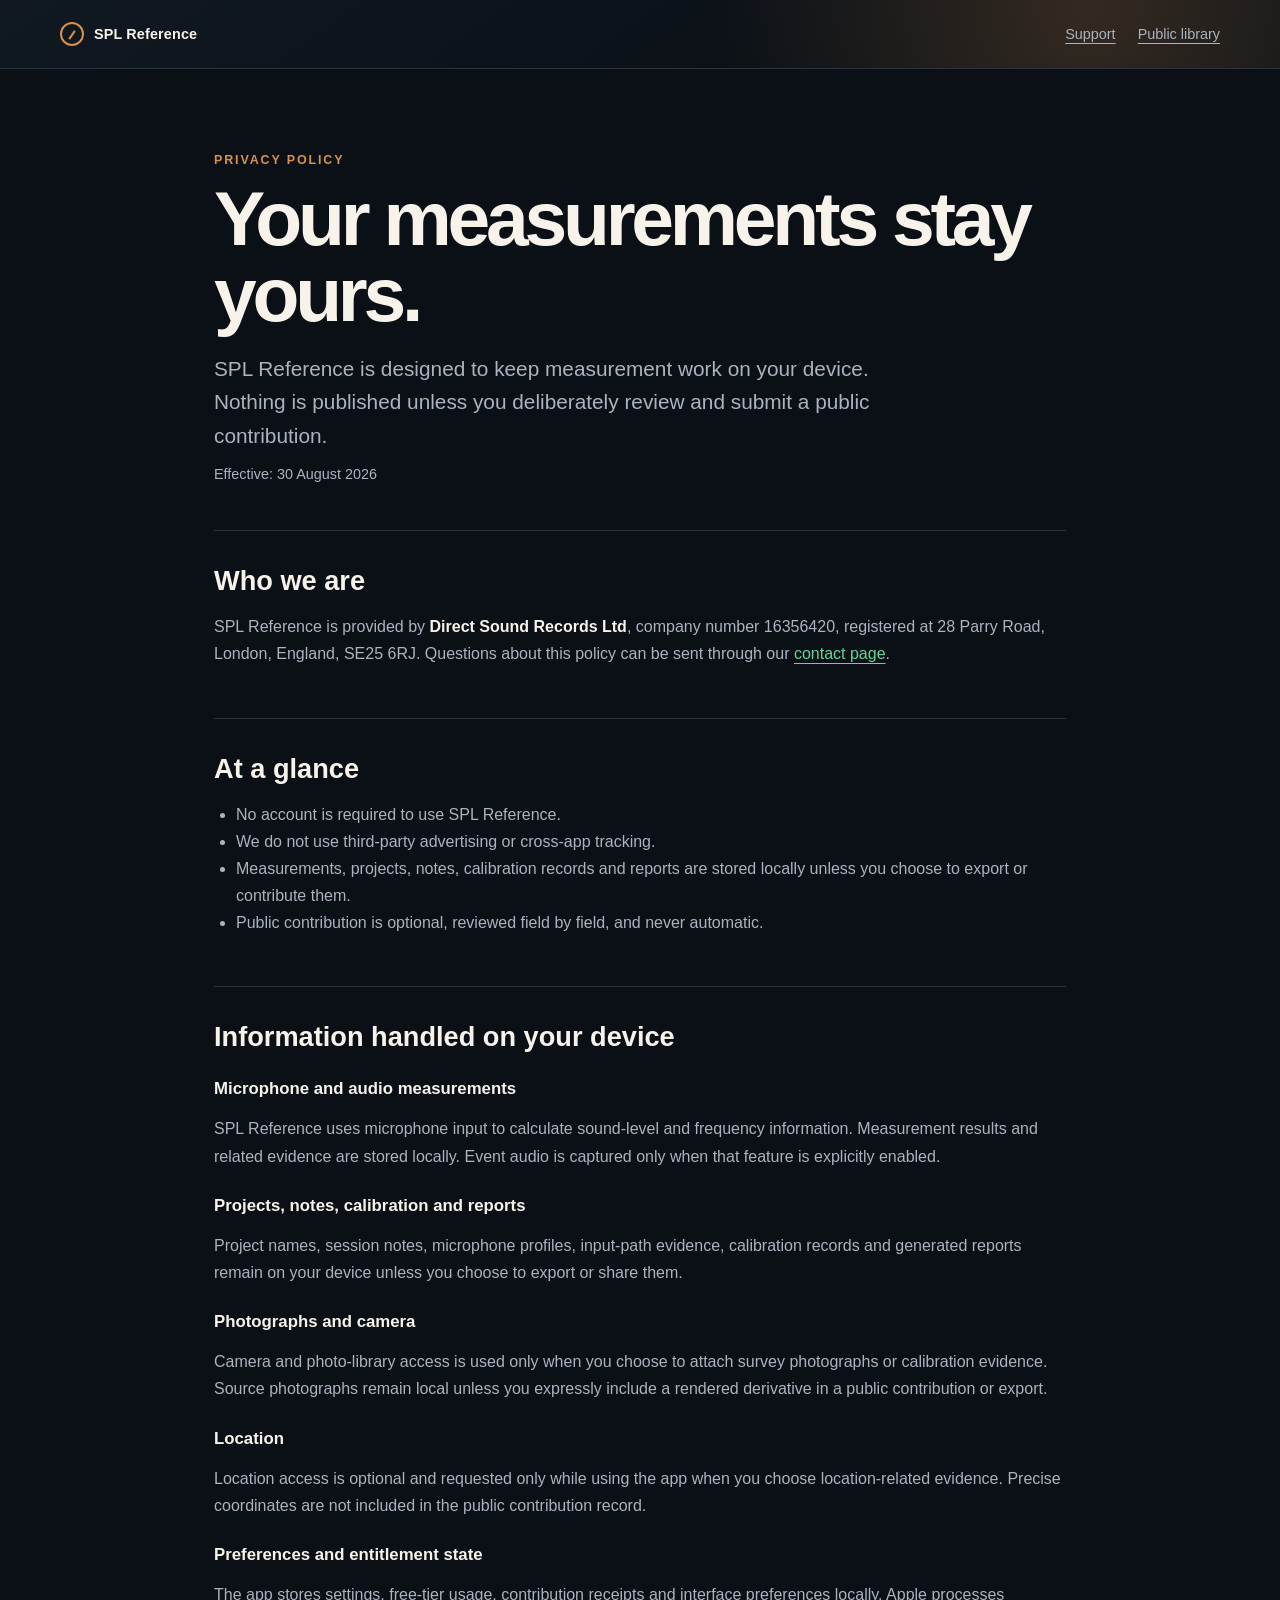
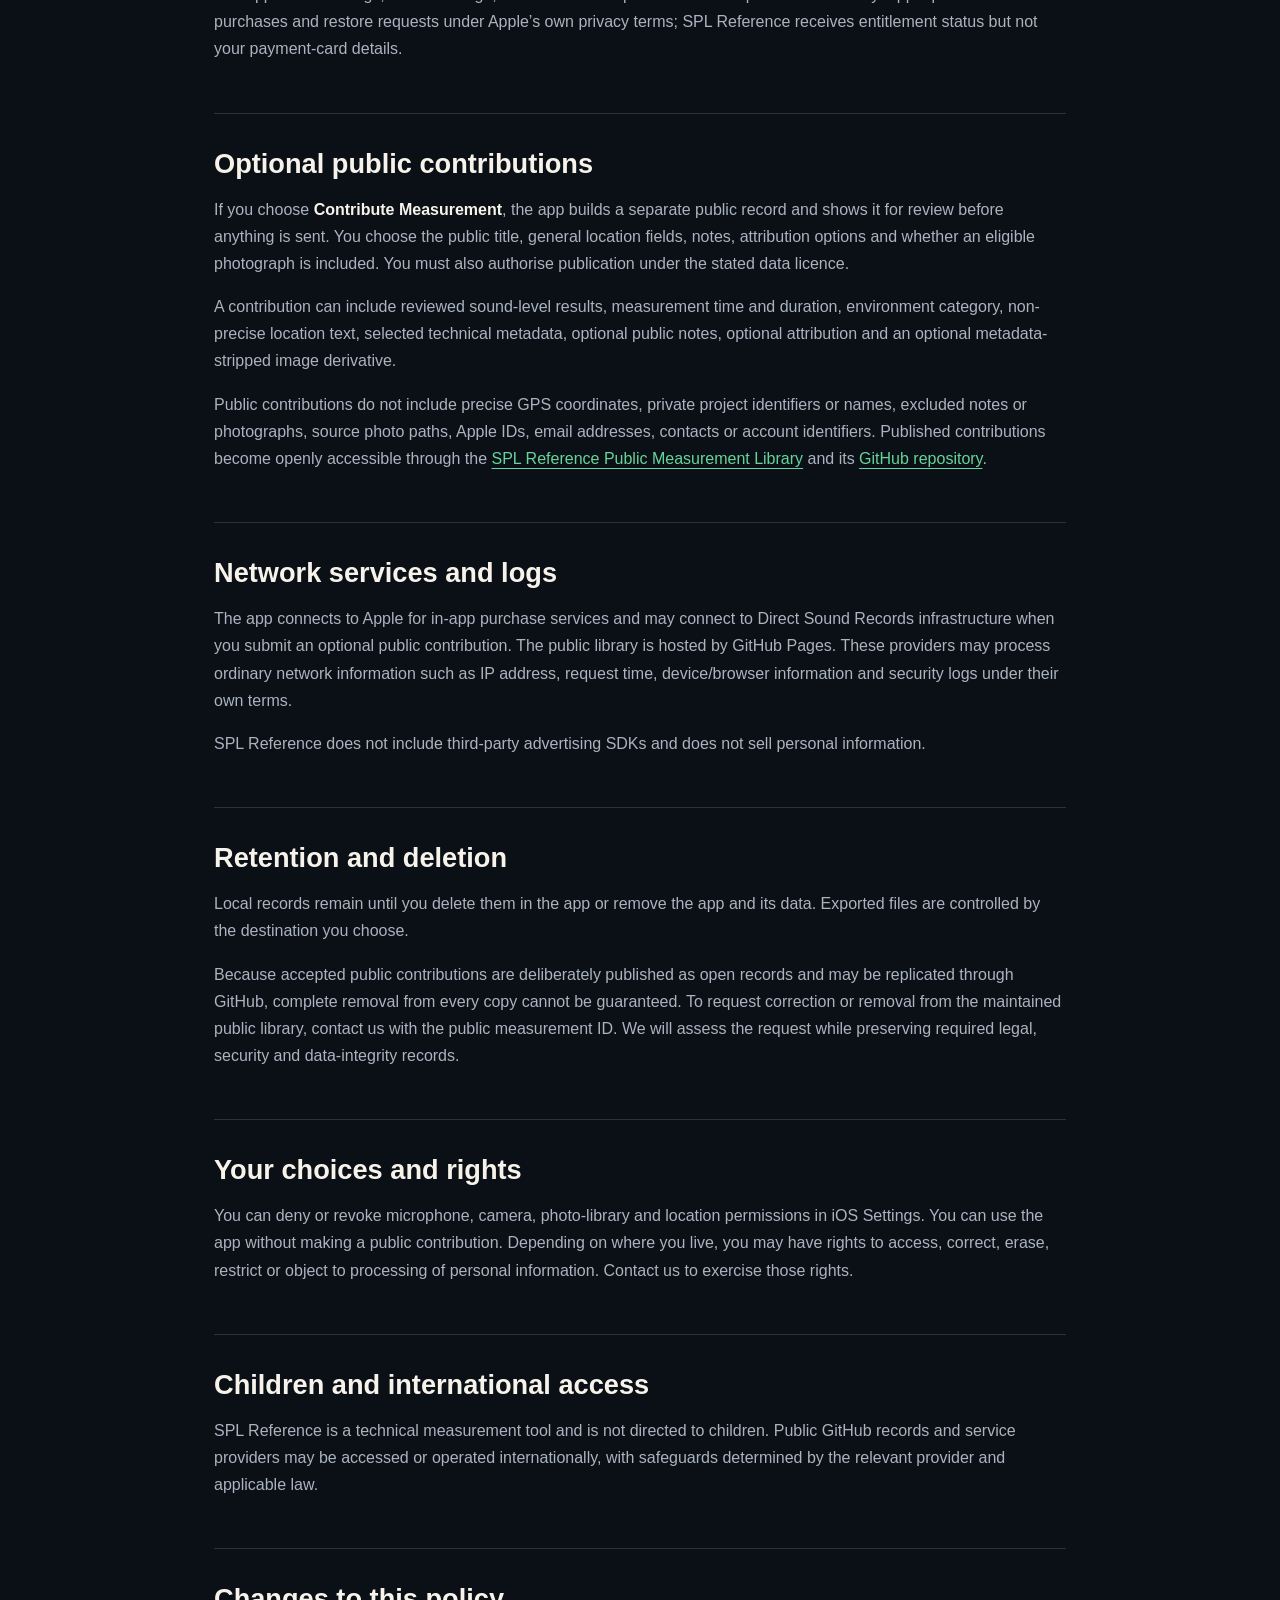
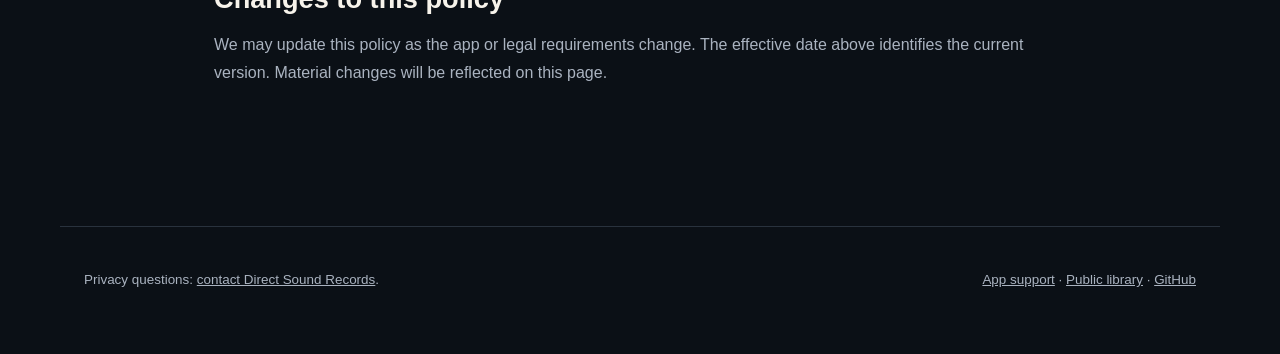
<file: docs/privacy.html>
<!doctype html>
<html lang="en">
<head>
  <meta charset="utf-8">
  <meta name="viewport" content="width=device-width, initial-scale=1">
  <meta name="theme-color" content="#0b1016">
  <meta name="description" content="Privacy policy for the SPL Reference iPhone app.">
  <meta property="og:title" content="SPL Reference — Privacy Policy">
  <meta property="og:description" content="How SPL Reference handles measurements, photographs, location, purchases and optional public contributions.">
  <meta property="og:type" content="website">
  <title>SPL Reference — Privacy Policy</title>
  <link rel="stylesheet" href="assets/styles.css">
</head>
<body>
  <header class="hero">
    <nav aria-label="Primary navigation">
      <a class="brand" href="support.html" aria-label="SPL Reference support">
        <span class="brand-mark" aria-hidden="true"></span>
        <span>SPL Reference</span>
      </a>
      <div class="nav-links"><a href="support.html">Support</a><a class="repository-link" href="./">Public library</a></div>
    </nav>
  </header>

  <main class="content-page">
    <div class="page-heading">
      <p class="eyebrow">Privacy policy</p>
      <h1>Your measurements stay yours.</h1>
      <p class="intro">SPL Reference is designed to keep measurement work on your device. Nothing is published unless you deliberately review and submit a public contribution.</p>
      <p class="legal-meta">Effective: 30 August 2026</p>
    </div>

    <section class="content-section">
      <h2>Who we are</h2>
      <p>SPL Reference is provided by <strong>Direct Sound Records Ltd</strong>, company number 16356420, registered at 28 Parry Road, London, England, SE25 6RJ. Questions about this policy can be sent through our <a href="https://directsoundrecords.com/contacts/">contact page</a>.</p>
    </section>

    <section class="content-section">
      <h2>At a glance</h2>
      <ul class="plain-list">
        <li>No account is required to use SPL Reference.</li>
        <li>We do not use third-party advertising or cross-app tracking.</li>
        <li>Measurements, projects, notes, calibration records and reports are stored locally unless you choose to export or contribute them.</li>
        <li>Public contribution is optional, reviewed field by field, and never automatic.</li>
      </ul>
    </section>

    <section class="content-section">
      <h2>Information handled on your device</h2>
      <h3>Microphone and audio measurements</h3>
      <p>SPL Reference uses microphone input to calculate sound-level and frequency information. Measurement results and related evidence are stored locally. Event audio is captured only when that feature is explicitly enabled.</p>
      <h3>Projects, notes, calibration and reports</h3>
      <p>Project names, session notes, microphone profiles, input-path evidence, calibration records and generated reports remain on your device unless you choose to export or share them.</p>
      <h3>Photographs and camera</h3>
      <p>Camera and photo-library access is used only when you choose to attach survey photographs or calibration evidence. Source photographs remain local unless you expressly include a rendered derivative in a public contribution or export.</p>
      <h3>Location</h3>
      <p>Location access is optional and requested only while using the app when you choose location-related evidence. Precise coordinates are not included in the public contribution record.</p>
      <h3>Preferences and entitlement state</h3>
      <p>The app stores settings, free-tier usage, contribution receipts and interface preferences locally. Apple processes purchases and restore requests under Apple’s own privacy terms; SPL Reference receives entitlement status but not your payment-card details.</p>
    </section>

    <section class="content-section">
      <h2>Optional public contributions</h2>
      <p>If you choose <strong>Contribute Measurement</strong>, the app builds a separate public record and shows it for review before anything is sent. You choose the public title, general location fields, notes, attribution options and whether an eligible photograph is included. You must also authorise publication under the stated data licence.</p>
      <p>A contribution can include reviewed sound-level results, measurement time and duration, environment category, non-precise location text, selected technical metadata, optional public notes, optional attribution and an optional metadata-stripped image derivative.</p>
      <p>Public contributions do not include precise GPS coordinates, private project identifiers or names, excluded notes or photographs, source photo paths, Apple IDs, email addresses, contacts or account identifiers. Published contributions become openly accessible through the <a href="./">SPL Reference Public Measurement Library</a> and its <a href="https://github.com/directsoundrecords/spl-reference-measurements">GitHub repository</a>.</p>
    </section>

    <section class="content-section">
      <h2>Network services and logs</h2>
      <p>The app connects to Apple for in-app purchase services and may connect to Direct Sound Records infrastructure when you submit an optional public contribution. The public library is hosted by GitHub Pages. These providers may process ordinary network information such as IP address, request time, device/browser information and security logs under their own terms.</p>
      <p>SPL Reference does not include third-party advertising SDKs and does not sell personal information.</p>
    </section>

    <section class="content-section">
      <h2>Retention and deletion</h2>
      <p>Local records remain until you delete them in the app or remove the app and its data. Exported files are controlled by the destination you choose.</p>
      <p>Because accepted public contributions are deliberately published as open records and may be replicated through GitHub, complete removal from every copy cannot be guaranteed. To request correction or removal from the maintained public library, contact us with the public measurement ID. We will assess the request while preserving required legal, security and data-integrity records.</p>
    </section>

    <section class="content-section">
      <h2>Your choices and rights</h2>
      <p>You can deny or revoke microphone, camera, photo-library and location permissions in iOS Settings. You can use the app without making a public contribution. Depending on where you live, you may have rights to access, correct, erase, restrict or object to processing of personal information. Contact us to exercise those rights.</p>
    </section>

    <section class="content-section">
      <h2>Children and international access</h2>
      <p>SPL Reference is a technical measurement tool and is not directed to children. Public GitHub records and service providers may be accessed or operated internationally, with safeguards determined by the relevant provider and applicable law.</p>
    </section>

    <section class="content-section">
      <h2>Changes to this policy</h2>
      <p>We may update this policy as the app or legal requirements change. The effective date above identifies the current version. Material changes will be reflected on this page.</p>
    </section>
  </main>

  <footer>
    <p>Privacy questions: <a href="https://directsoundrecords.com/contacts/">contact Direct Sound Records</a>.</p>
    <p><a href="support.html">App support</a> · <a href="./">Public library</a> · <a href="https://github.com/directsoundrecords/spl-reference-measurements">GitHub</a></p>
  </footer>
</body>
</html>
</file>
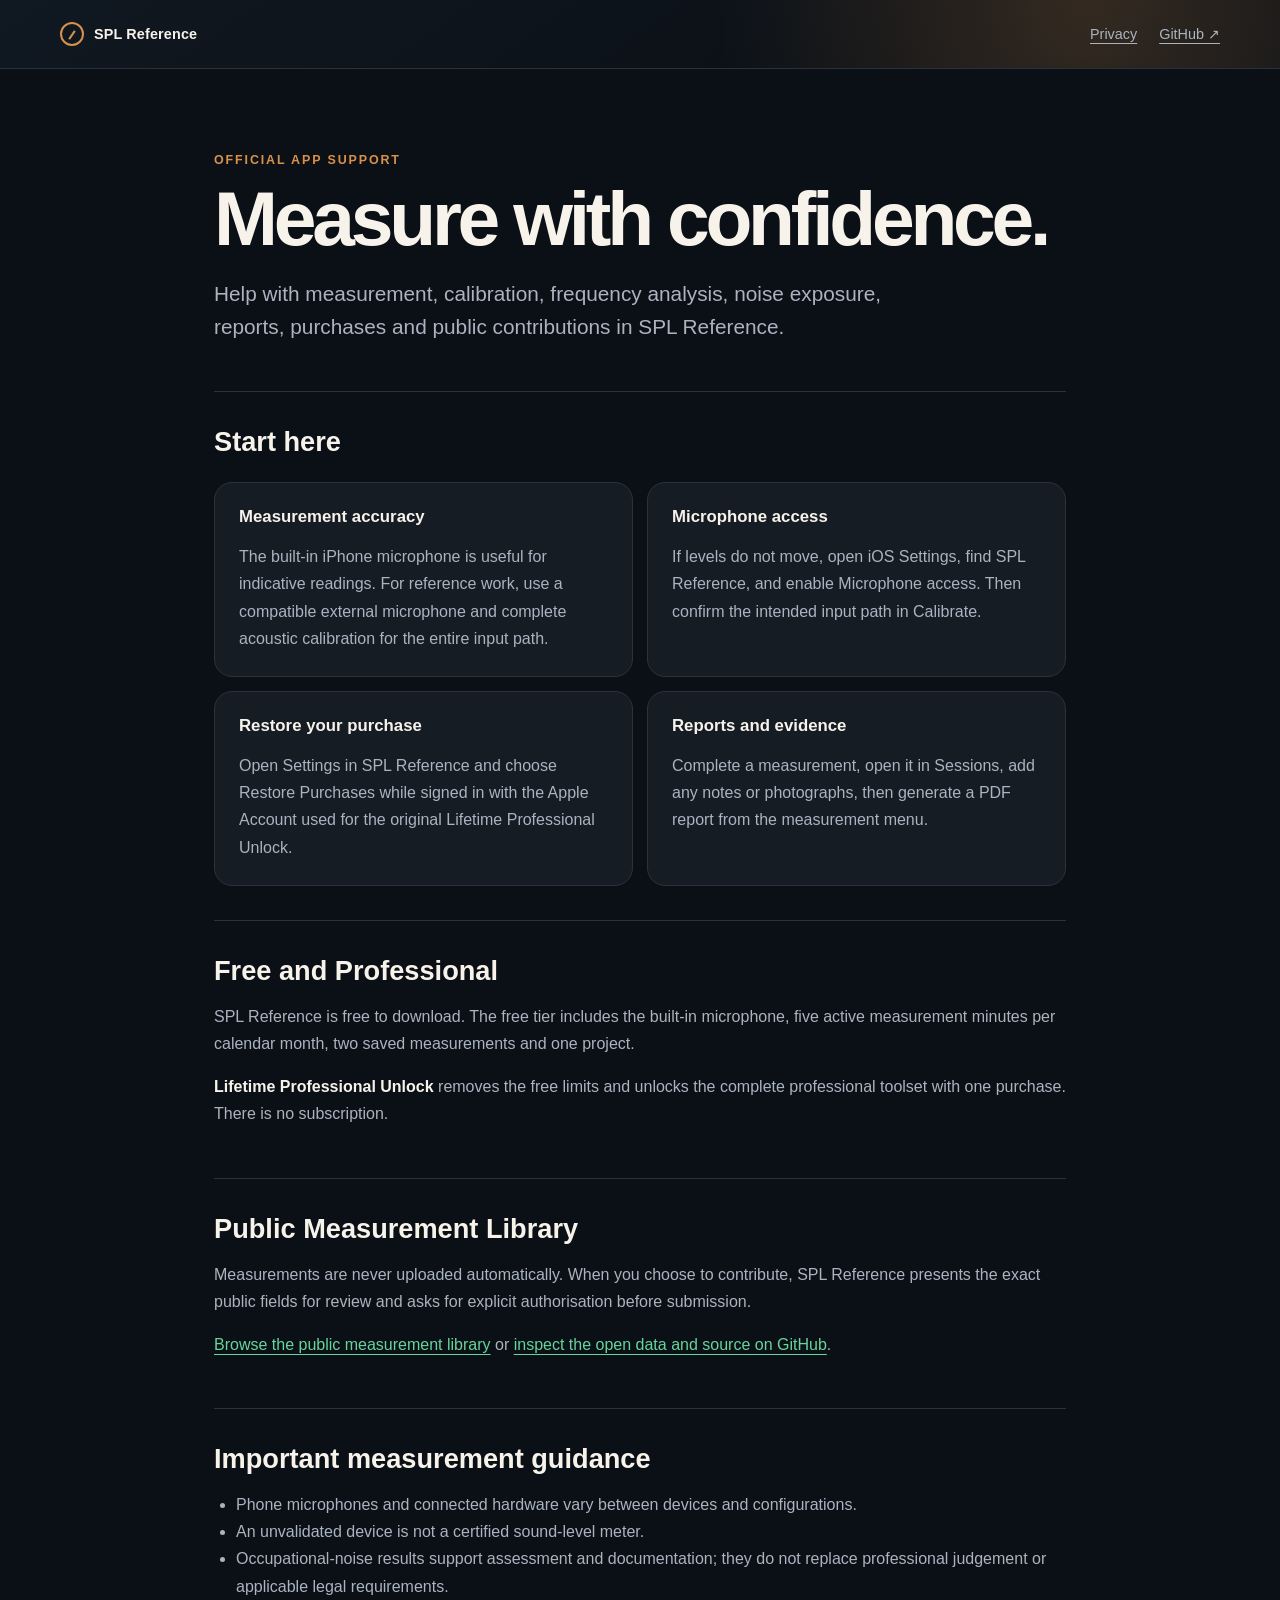
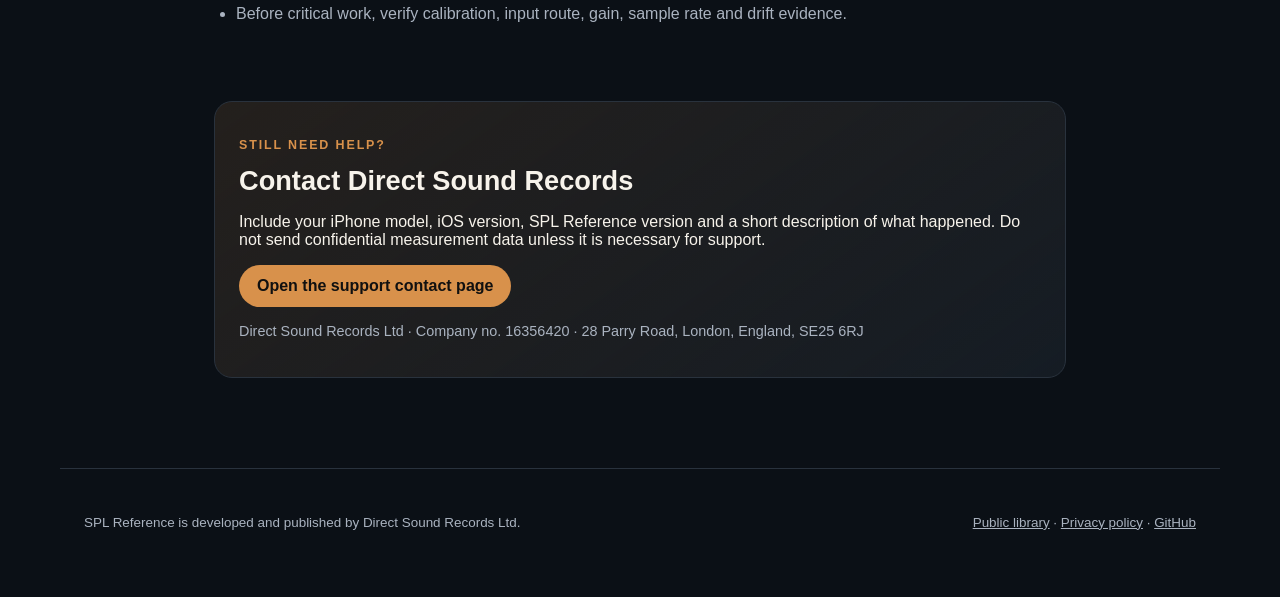
<file: docs/support.html>
<!doctype html>
<html lang="en">
<head>
  <meta charset="utf-8">
  <meta name="viewport" content="width=device-width, initial-scale=1">
  <meta name="theme-color" content="#0b1016">
  <meta name="description" content="Official support, documentation and contact information for SPL Reference.">
  <meta property="og:title" content="SPL Reference — Support">
  <meta property="og:description" content="Get help with measurement, calibration, reporting, purchases and public contributions in SPL Reference.">
  <meta property="og:type" content="website">
  <title>SPL Reference — Support</title>
  <link rel="stylesheet" href="assets/styles.css">
</head>
<body>
  <header class="hero">
    <nav aria-label="Primary navigation">
      <a class="brand" href="./" aria-label="SPL Reference home">
        <span class="brand-mark" aria-hidden="true"></span>
        <span>SPL Reference</span>
      </a>
      <div class="nav-links">
        <a href="privacy.html">Privacy</a>
        <a class="repository-link" href="https://github.com/directsoundrecords/spl-reference-measurements">GitHub <span aria-hidden="true">↗</span></a>
      </div>
    </nav>
  </header>

  <main class="content-page">
    <div class="page-heading">
      <p class="eyebrow">Official app support</p>
      <h1>Measure with confidence.</h1>
      <p class="intro">Help with measurement, calibration, frequency analysis, noise exposure, reports, purchases and public contributions in SPL Reference.</p>
    </div>

    <section class="content-section">
      <h2>Start here</h2>
      <div class="feature-grid">
        <article class="feature-card"><h3>Measurement accuracy</h3><p>The built-in iPhone microphone is useful for indicative readings. For reference work, use a compatible external microphone and complete acoustic calibration for the entire input path.</p></article>
        <article class="feature-card"><h3>Microphone access</h3><p>If levels do not move, open iOS Settings, find SPL Reference, and enable Microphone access. Then confirm the intended input path in Calibrate.</p></article>
        <article class="feature-card"><h3>Restore your purchase</h3><p>Open Settings in SPL Reference and choose Restore Purchases while signed in with the Apple Account used for the original Lifetime Professional Unlock.</p></article>
        <article class="feature-card"><h3>Reports and evidence</h3><p>Complete a measurement, open it in Sessions, add any notes or photographs, then generate a PDF report from the measurement menu.</p></article>
      </div>
    </section>

    <section class="content-section">
      <h2>Free and Professional</h2>
      <p>SPL Reference is free to download. The free tier includes the built-in microphone, five active measurement minutes per calendar month, two saved measurements and one project.</p>
      <p><strong>Lifetime Professional Unlock</strong> removes the free limits and unlocks the complete professional toolset with one purchase. There is no subscription.</p>
    </section>

    <section class="content-section">
      <h2>Public Measurement Library</h2>
      <p>Measurements are never uploaded automatically. When you choose to contribute, SPL Reference presents the exact public fields for review and asks for explicit authorisation before submission.</p>
      <p><a href="./">Browse the public measurement library</a> or <a href="https://github.com/directsoundrecords/spl-reference-measurements">inspect the open data and source on GitHub</a>.</p>
    </section>

    <section class="content-section">
      <h2>Important measurement guidance</h2>
      <ul class="plain-list">
        <li>Phone microphones and connected hardware vary between devices and configurations.</li>
        <li>An unvalidated device is not a certified sound-level meter.</li>
        <li>Occupational-noise results support assessment and documentation; they do not replace professional judgement or applicable legal requirements.</li>
        <li>Before critical work, verify calibration, input route, gain, sample rate and drift evidence.</li>
      </ul>
    </section>

    <section class="contact-card" id="contact">
      <p class="eyebrow">Still need help?</p>
      <h2>Contact Direct Sound Records</h2>
      <p>Include your iPhone model, iOS version, SPL Reference version and a short description of what happened. Do not send confidential measurement data unless it is necessary for support.</p>
      <p><a class="button-link" href="https://directsoundrecords.com/contacts/">Open the support contact page</a></p>
      <p class="legal-meta">Direct Sound Records Ltd · Company no. 16356420 · 28 Parry Road, London, England, SE25 6RJ</p>
    </section>
  </main>

  <footer>
    <p>SPL Reference is developed and published by Direct Sound Records Ltd.</p>
    <p><a href="./">Public library</a> · <a href="privacy.html">Privacy policy</a> · <a href="https://github.com/directsoundrecords/spl-reference-measurements">GitHub</a></p>
  </footer>
</body>
</html>
</file>
<file: docs/assets/styles.css>
:root {
  color-scheme: dark;
  --ink: #f7f3eb;
  --muted: #aab3c0;
  --line: #29323d;
  --panel: #151c24;
  --panel-raised: #1a222c;
  --page: #0b1016;
  --copper: #d8914b;
  --mint: #66d59b;
  font-family: Inter, ui-sans-serif, -apple-system, BlinkMacSystemFont, "Segoe UI", sans-serif;
}
* { box-sizing: border-box; }
body { margin: 0; background: var(--page); color: var(--ink); min-width: 280px; }
a { color: inherit; }
.hero { background: radial-gradient(circle at 85% 5%, rgba(216,145,75,.2), transparent 34%), linear-gradient(145deg,#101821,#0b1016 70%); border-bottom: 1px solid var(--line); padding: 22px max(24px, calc((100vw - 1160px)/2)); }
nav { display: flex; justify-content: space-between; align-items: center; gap: 20px; font-size: .9rem; }
.nav-links { display: flex; align-items: center; gap: 22px; }
.nav-links a { color: var(--muted); text-underline-offset: 4px; }
.brand { display: flex; align-items: center; gap: 10px; text-decoration: none; font-weight: 750; letter-spacing: .01em; }
.brand-mark { width: 24px; height: 24px; border: 2px solid var(--copper); border-radius: 50%; position: relative; }
.brand-mark::after { content: ""; position: absolute; left: 5px; right: 5px; top: 10px; border-top: 2px solid var(--copper); transform: rotate(-55deg); }
.repository-link { color: var(--muted); text-underline-offset: 4px; }
.hero-copy { padding: 80px 0 54px; max-width: 760px; }
.eyebrow { color: var(--copper); text-transform: uppercase; letter-spacing: .15em; font-size: .78rem; font-weight: 800; }
h1 { font-size: clamp(2.65rem,7vw,5.5rem); line-height: .98; letter-spacing: -.055em; margin: 14px 0 24px; max-width: 900px; }
.intro { color: var(--muted); font-size: clamp(1.05rem,2vw,1.3rem); line-height: 1.6; margin: 0; }
.app-promo { margin-top: 30px; }
.app-promo p { margin: 0 0 9px; color: var(--ink); font-size: 1.05rem; font-weight: 700; }
.app-promo .app-promo-copy { max-width: 580px; color: var(--muted); font-size: .98rem; font-weight: 400; line-height: 1.55; margin-bottom: 16px; }
.app-promo a { display: inline-block; line-height: 0; }
.app-promo img { display: block; width: 156px; height: 52px; }
.app-promo a:hover img { opacity: .86; }
.app-promo a:focus-visible { outline: 2px solid var(--mint); outline-offset: 5px; border-radius: 7px; }
.summary { display: grid; grid-template-columns: repeat(3,minmax(0,1fr)); gap: 1px; background: var(--line); border: 1px solid var(--line); border-radius: 18px; overflow: hidden; margin: 0 0 -64px; }
.summary div { background: var(--panel); padding: 22px 26px; }
.summary dt { color: var(--muted); font-size: .8rem; text-transform: uppercase; letter-spacing: .08em; }
.summary dd { margin: 8px 0 0; font-size: 1.5rem; font-weight: 750; }
main { max-width: 1160px; margin: 0 auto; padding: 112px 24px 80px; }
.controls { display: grid; grid-template-columns: minmax(240px,2fr) repeat(2,minmax(170px,1fr)); gap: 14px; align-items: end; }
label > span { display: block; color: var(--muted); font-size: .78rem; font-weight: 700; margin: 0 0 8px 4px; }
input,select { width: 100%; appearance: none; border: 1px solid var(--line); border-radius: 12px; background: var(--panel); color: var(--ink); font: inherit; padding: 14px 15px; min-height: 50px; }
select { background-image: linear-gradient(45deg,transparent 50%,var(--muted) 50%),linear-gradient(135deg,var(--muted) 50%,transparent 50%); background-position: calc(100% - 18px) 21px,calc(100% - 12px) 21px; background-size: 6px 6px; background-repeat: no-repeat; padding-right: 34px; }
input:focus,select:focus { outline: 2px solid var(--copper); outline-offset: 2px; }
input:disabled,select:disabled { opacity: .7; cursor: not-allowed; }
.results-heading { display: flex; align-items: baseline; justify-content: space-between; gap: 15px; margin: 52px 0 20px; }
h2 { font-size: 1.7rem; margin: 0; }
.results-heading p { color: var(--muted); margin: 0; }
.measurement-grid { display: grid; grid-template-columns: repeat(2,minmax(0,1fr)); gap: 18px; }
.measurement-card { overflow: hidden; border: 1px solid var(--line); border-radius: 20px; background: var(--panel); min-width: 0; }
.photo-wrap { aspect-ratio: 16/8; overflow: hidden; background: #242c35; }
.measurement-photo { width: 100%; height: 100%; object-fit: cover; display: block; }
.card-body { padding: 24px; }
.card-kicker,.card-footer { display: flex; justify-content: space-between; align-items: center; gap: 14px; }
.environment-pill { color: var(--copper); background: rgba(216,145,75,.12); border: 1px solid rgba(216,145,75,.28); border-radius: 999px; padding: 6px 9px; font-size: .74rem; font-weight: 750; }
time,.measurement-id { color: var(--muted); font-size: .78rem; }
h3 { font-size: 1.55rem; letter-spacing: -.025em; margin: 18px 0 8px; }
.location { min-height: 24px; color: var(--muted); margin: 0; }
.levels { display: grid; grid-template-columns: repeat(4,1fr); border: solid var(--line); border-width: 1px 0; margin: 22px 0 0; padding: 18px 0; }
.levels div { padding: 0 10px; border-right: 1px solid var(--line); }
.levels div:first-child { padding-left: 0; }
.levels div:last-child { border: 0; padding-right: 0; }
.levels dt { color: var(--muted); font-size: .72rem; }
.levels dd { margin: 5px 0 0; font-size: 1.04rem; font-weight: 750; white-space: nowrap; }
details { border-bottom: 1px solid var(--line); padding: 15px 0; }
summary { cursor: pointer; color: var(--muted); font-size: .9rem; }
.details-list { display: grid; grid-template-columns: 1fr auto; gap: 8px 16px; font-size: .84rem; margin: 16px 0 0; }
.details-list div { display: contents; }
.details-list dt { color: var(--muted); }
.details-list dd { margin: 0; text-align: right; }
.notes { color: var(--muted); border-left: 2px solid var(--copper); padding-left: 12px; font-size: .86rem; line-height: 1.5; }
.card-footer { padding-top: 18px; }
.record-link { color: var(--mint); font-size: .86rem; font-weight: 700; text-underline-offset: 4px; }
.empty-state { color: var(--muted); text-align: center; border: 1px dashed var(--line); border-radius: 18px; padding: 42px 20px; }
footer { max-width: 1160px; margin: 0 auto; padding: 30px 24px 50px; border-top: 1px solid var(--line); color: var(--muted); font-size: .84rem; display: flex; justify-content: space-between; gap: 30px; }
footer p { max-width: 650px; line-height: 1.55; }
.content-page { max-width: 900px; margin: 0 auto; padding: 72px 24px 90px; }
.page-heading { margin-bottom: 48px; }
.page-heading h1 { font-size: clamp(2.5rem,7vw,4.8rem); margin-bottom: 20px; }
.page-heading .intro { max-width: 720px; }
.content-section { border-top: 1px solid var(--line); padding: 34px 0; }
.content-section h2 { margin-bottom: 16px; }
.content-section h3 { font-size: 1.05rem; letter-spacing: 0; margin: 26px 0 8px; }
.content-section p,.content-section li { color: var(--muted); line-height: 1.7; }
.content-section strong { color: var(--ink); }
.content-section a,.contact-card a { color: var(--mint); text-underline-offset: 4px; }
.feature-grid { display: grid; grid-template-columns: repeat(2,minmax(0,1fr)); gap: 14px; margin: 24px 0 0; }
.feature-card,.contact-card { border: 1px solid var(--line); border-radius: 18px; background: var(--panel); padding: 24px; }
.feature-card h3 { margin-top: 0; color: var(--ink); }
.feature-card p { margin-bottom: 0; }
.contact-card { background: linear-gradient(145deg,rgba(216,145,75,.12),var(--panel)); margin-top: 24px; }
.contact-card h2 { margin-top: 0; }
.button-link { display: inline-block; border-radius: 999px; background: var(--copper); color: #101010!important; font-weight: 800; padding: 12px 18px; text-decoration: none; }
.legal-meta { color: var(--muted); font-size: .9rem; }
.plain-list { padding-left: 22px; }
@media (max-width: 820px) {
  .controls { grid-template-columns: 1fr 1fr; }
  .search-field { grid-column: 1/-1; }
  .measurement-grid { grid-template-columns: 1fr; }
}
@media (max-width: 560px) {
  .hero { padding-inline: 18px; }
  .repository-link { font-size: 0; }
  .repository-link span { font-size: 1.1rem; }
  .nav-links { gap: 14px; }
  .nav-links > a:first-child { display: none; }
  .hero-copy { padding: 60px 0 44px; }
  .summary { grid-template-columns: 1fr; }
  .summary div { padding: 16px 20px; display: flex; align-items: center; justify-content: space-between; }
  .summary dd { margin: 0; font-size: 1.1rem; }
  main { padding: 150px 16px 60px; }
  .controls { grid-template-columns: 1fr; }
  .search-field { grid-column: auto; }
  .levels { grid-template-columns: repeat(2,1fr); gap: 16px 0; }
  .levels div:nth-child(2) { border-right: 0; }
  .levels div:nth-child(3) { padding-left: 0; }
  .card-footer,footer { align-items: flex-start; flex-direction: column; }
  .content-page { padding: 50px 18px 70px; }
  .feature-grid { grid-template-columns: 1fr; }
}
@media (prefers-reduced-motion:no-preference) {
  .measurement-card { transition: border-color .2s,transform .2s; }
  .measurement-card:hover { border-color: #44505d; transform: translateY(-2px); }
}

/* Keep the measurements navigation readable at narrow widths. */
.hero nav,.hero .nav-links { flex-wrap: wrap; }
.hero .brand-mark { flex-shrink: 0; }
</file>
